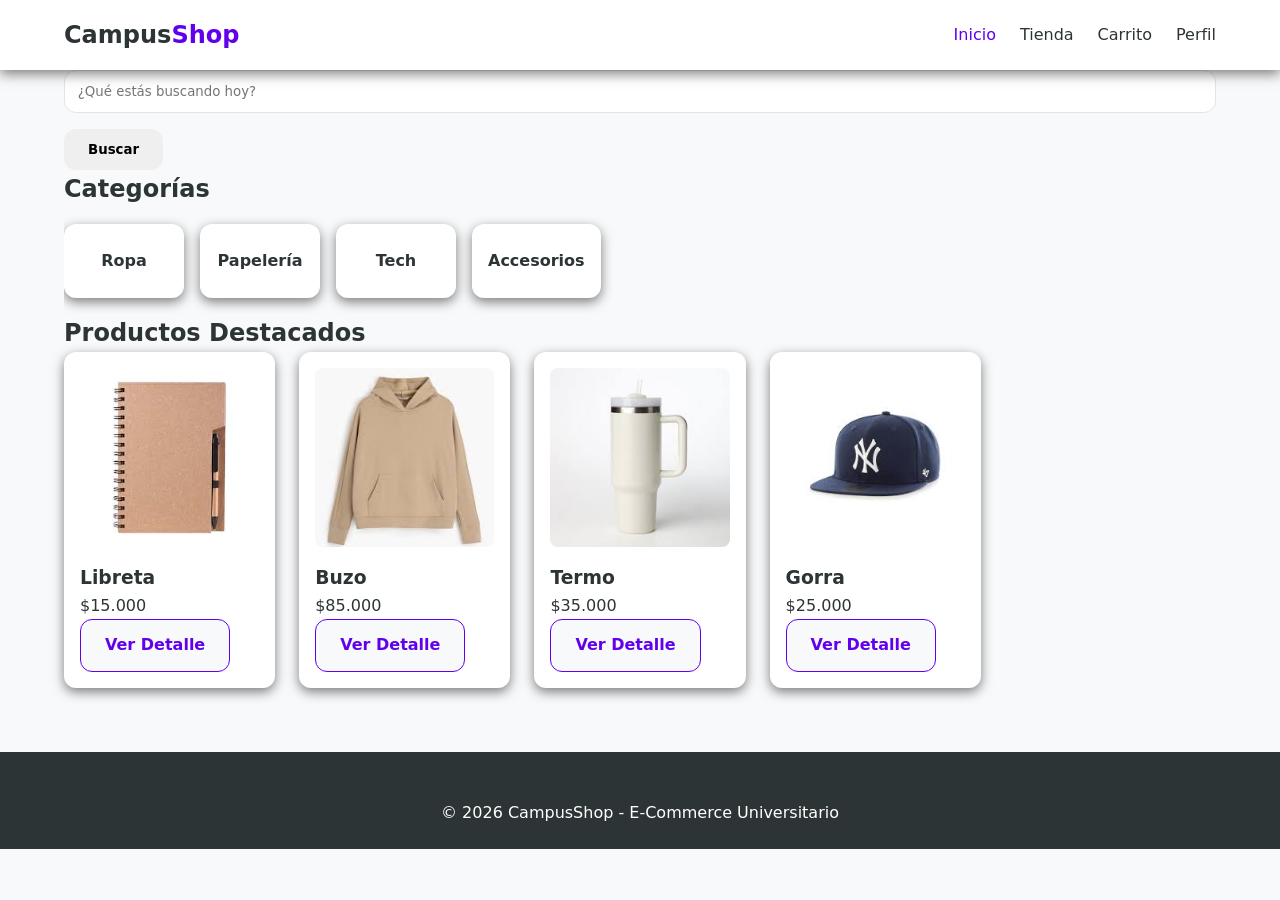
<file: index.html>
<!DOCTYPE html>
<html lang="es">
<head>
    <meta charset="UTF-8">
    <meta name="viewport" content="width=device-width, initial-scale=1.0">
    <title>CampusShop | Home</title>
    <link rel="stylesheet" href="css/base.css">
    <link rel="stylesheet" href="css/layout.css">
    <link rel="stylesheet" href="css/components.css">
    <link rel="stylesheet" href="css/responsive.css">
</head>
<body>

    <header class="main-header">
        <nav class="container">
            <div class="logo">
                <a href="index.html">Campus<span>Shop</span></a>
            </div>
            <ul class="nav-menu">
                <li><a href="index.html" class="active">Inicio</a></li>
                <li><a href="catalogo.html">Tienda</a></li>
                <li><a href="carrito.html">Carrito</a></li>
                <li><a href="perfil.html">Perfil</a></li>
            </ul>
        </nav>
    </header>

    <main class="container">
        <section class="search-container">
            <form action="#" class="search-form">
                <input type="text" placeholder="¿Qué estás buscando hoy?" aria-label="Buscar productos">
                <button type="submit" class="btn-search">Buscar</button>
            </form> 
        </section>

        <section class="categories">
            <h2 class="section-title">Categorías</h2>
            <div class="category-grid">
                <a href="catalogo.html" class="category-item">
                    <span>Ropa</span>
                </a>
                <a href="catalogo.html" class="category-item">
                    <span>Papelería</span>
                </a>
                <a href="catalogo.html" class="category-item">
                    <span>Tech</span>
                </a>
                <a href="catalogo.html" class="category-item">
                    <span>Accesorios</span>
                </a>
            </div>
        </section>

        <section class="featured">
            <h2 class="section-title">Productos Destacados</h2>
            <div class="product-grid">
                <article class="product-card">
                    <div class="card-image"><img src="img/Libreta_Camper.jpg" alt="Producto"></div>
                    <div class="card-content">
                        <h3>Libreta</h3>
                        <p class="price">$15.000</p>
                        <a href="producto.html#libreta" class="btn-secondary">Ver Detalle</a>
                    </div>
                </article>
                <article class="product-card">
                    <div class="card-image"><img src="img/Buzo.jpg" alt="Producto"></div>
                    <div class="card-content">
                        <h3>Buzo</h3>
                        <p class="price">$85.000</p>
                        <a href="producto.html#buzo" class="btn-secondary">Ver Detalle</a>
                    </div>
                </article>
                <article class="product-card">
                    <div class="card-image"><img src="img/Termo.jpg" alt="Producto"></div>
                    <div class="card-content">
                        <h3>Termo</h3>
                        <p class="price">$35.000</p>
                        <a href="producto.html#termo" class="btn-secondary">Ver Detalle</a>
                    </div>
                </article>
                <article class="product-card">
                    <div class="card-image"><img src="img/Gorra.jpg" alt="Producto"></div>
                    <div class="card-content">
                        <h3>Gorra</h3>
                        <p class="price">$25.000</p>
                        <a href="producto.html#gorra" class="btn-secondary">Ver Detalle</a>
                    </div>
                </article>
            </div>
        </section>
    </main>

    <footer class="main-footer">
        <div class="container">
            <p>&copy; 2026 CampusShop - E-Commerce Universitario</p>
        </div>
    </footer>
</body>
</html>
</file>
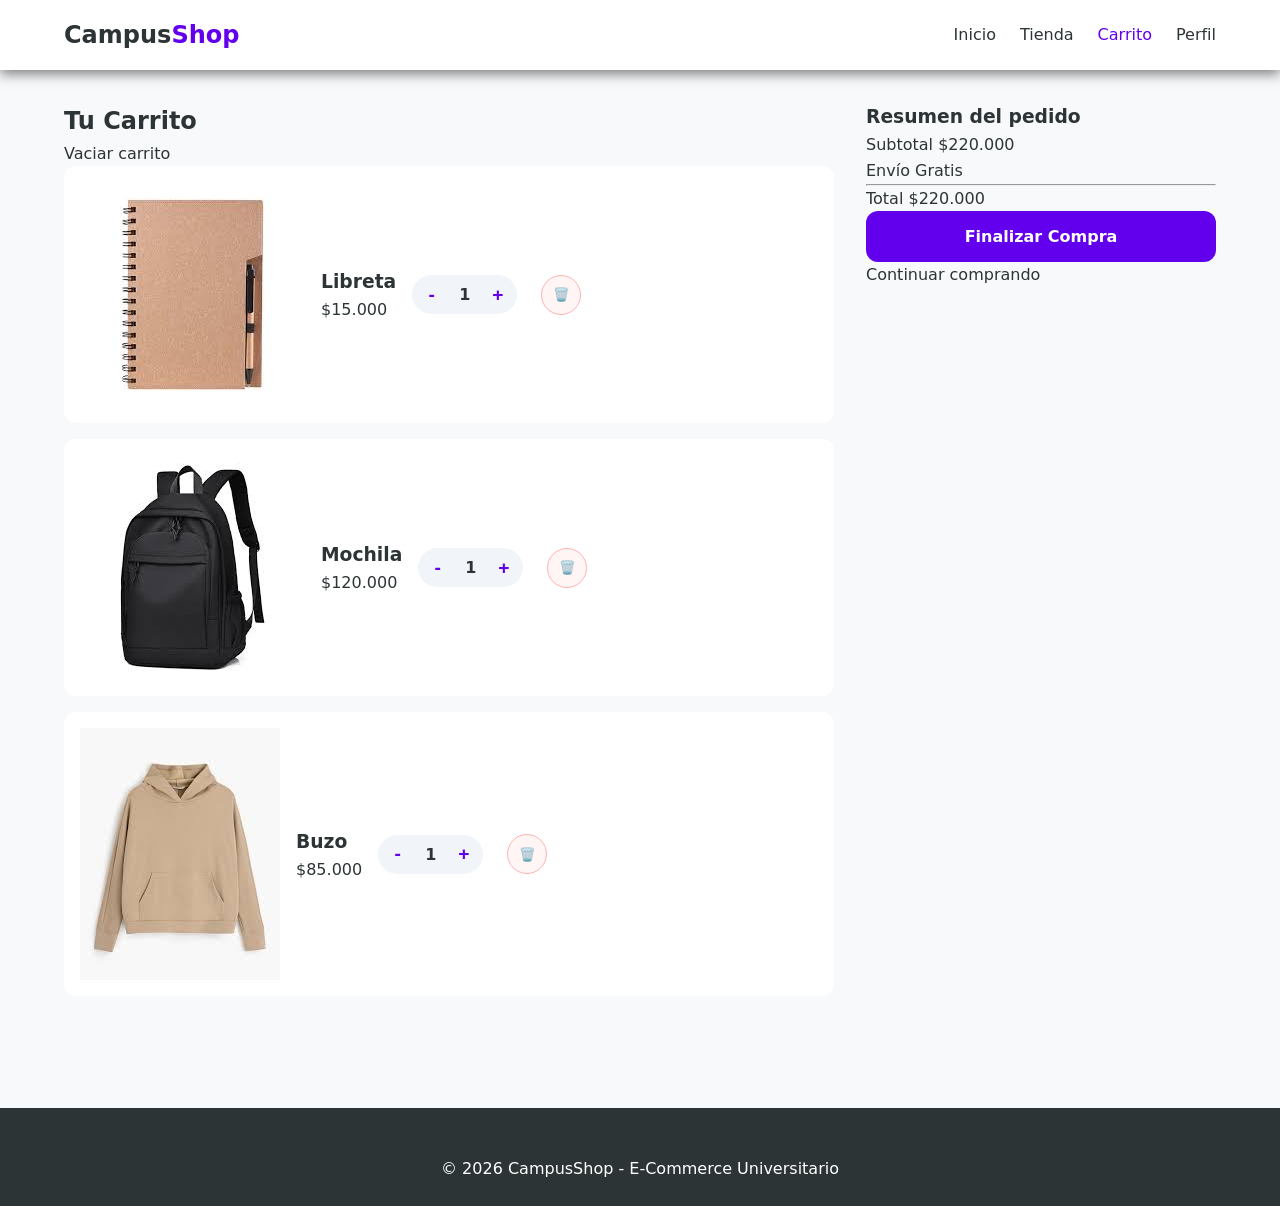
<file: carrito.html>
<!DOCTYPE html>
<html lang="es">
<head>
    <meta charset="UTF-8">
    <meta name="viewport" content="width=device-width, initial-scale=1.0">
    <title>CampusShop | Carrito</title>
    <link rel="stylesheet" href="css/base.css">
    <link rel="stylesheet" href="css/layout.css">
    <link rel="stylesheet" href="css/components.css">
    <link rel="stylesheet" href="css/responsive.css">
</head>
<body>

    <header class="main-header">
        <nav class="container">
            <div class="logo">
                <a href="index.html">Campus<span>Shop</span></a>
            </div>
            <ul class="nav-menu">
                <li><a href="index.html">Inicio</a></li>
                <li><a href="catalogo.html">Tienda</a></li>
                <li><a href="carrito.html" class="active">Carrito</a></li>
                <li><a href="perfil.html">Perfil</a></li>
            </ul>
        </nav>
    </header>

    <main class="container cart-view">
        <section class="cart-items-list">
            <div class="cart-header">
                <h2>Tu Carrito</h2>
                <a href="vacio.html" class="btn-clear-cart">Vaciar carrito</a>
            </div>

            <article class="cart-item">
                <div class="item-img">
                    <img src="img/Libreta_Camper.jpg" alt="Libreta Campus">
                </div>
                <div class="item-info">
                    <h3>Libreta</h3>
                    <p class="item-price">$15.000</p>
                </div>
                <div class="item-controls">
                <div class="quantity-controls">
                    <button class="btn-qty">-</button>
                    <span class="qty-number">1</span>
                    <button class="btn-qty">+</button>
                </div>
                <button class="btn-remove-trash" title="Eliminar producto">
                    <span class="trash-icon">🗑️</span>
                </button>
                </div>
            </article>

            <article class="cart-item">
                <div class="item-img">
                    <img src="img/Mochila.jpg" alt="Casco Camper">
                </div>
                <div class="item-info">
                    <h3>Mochila</h3>
                    <p class="item-price">$120.000</p>
                </div>
                <div class="item-controls">
                <div class="quantity-controls">
                    <button class="btn-qty">-</button>
                    <span class="qty-number">1</span>
                    <button class="btn-qty">+</button>
                </div>
                <button class="btn-remove-trash" title="Eliminar producto">
                    <span class="trash-icon">🗑️</span>
                </button>
                </div>
            </article>

            <article class="cart-item">
                <div class="item-img">
                    <img src="img/Buzo.jpg" alt="Camisa Camper">
                </div>
                <div class="item-info">
                    <h3>Buzo</h3>
                    <p class="item-price">$85.000</p>
                </div>
                <div class="item-controls">
                <div class="quantity-controls">
                    <button class="btn-qty">-</button>
                    <span class="qty-number">1</span>
                    <button class="btn-qty">+</button>
                </div>
                <button class="btn-remove-trash" title="Eliminar producto">
                    <span class="trash-icon">🗑️</span>
                </button>
                </div>
            </article>
            </section>

        <aside class="cart-summary">
            <h3>Resumen del pedido</h3>
            <div class="summary-details">
                <div class="summary-row">
                    <span>Subtotal</span>
                    <span>$220.000</span>
                </div>
                <div class="summary-row">
                    <span>Envío</span>
                    <span class="free">Gratis</span>
                </div>
                <hr>
                <div class="summary-row total">
                    <span>Total</span>
                    <span>$220.000</span>
                </div>
            </div>
            <a href="checkout.html" class="btn-primary">Finalizar Compra</a>
            <a href="catalogo.html" class="btn-continue">Continuar comprando</a>
        </aside>
    </main>

    <footer class="main-footer">
        <div class="container">
            <p>&copy; 2026 CampusShop - E-Commerce Universitario</p>
        </div>
    </footer>

</body>
</html>
</file>
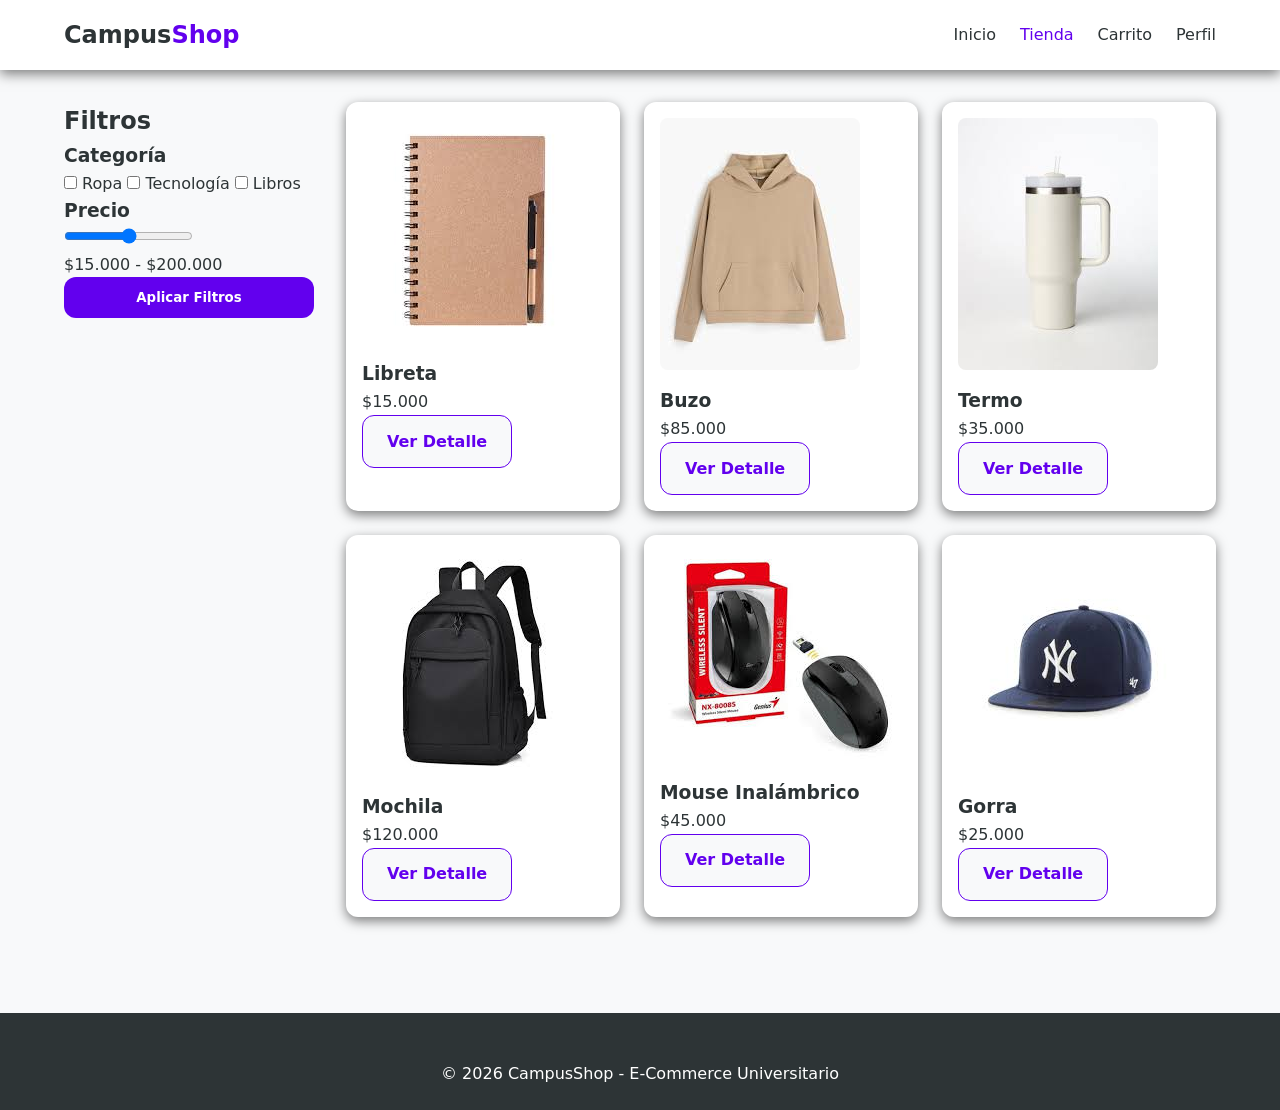
<file: catalogo.html>
<!DOCTYPE html>
<html lang="es">
<head>
    <meta charset="UTF-8">
    <meta name="viewport" content="width=device-width, initial-scale=1.0">
    <title>CampusShop | Catálogo</title>
    <link rel="stylesheet" href="css/base.css">
    <link rel="stylesheet" href="css/layout.css">
    <link rel="stylesheet" href="css/components.css">
    <link rel="stylesheet" href="css/responsive.css">
</head>
<body>
    <header class="main-header">
        <nav class="container">
            <div class="logo"><a href="index.html">Campus<span>Shop</span></a></div>
            <ul class="nav-menu">
                <li><a href="index.html">Inicio</a></li>
                <li><a href="catalogo.html" class="active">Tienda</a></li>
                <li><a href="carrito.html">Carrito</a></li>
                <li><a href="perfil.html">Perfil</a></li>
            </ul>
        </nav>
    </header>

    <main class="container catalog-layout">
        <aside class="filters-sidebar">
            <h2>Filtros</h2>
            <div class="filter-group">
                <h3>Categoría</h3>
                <label><input type="checkbox"> Ropa</label>
                <label><input type="checkbox"> Tecnología</label>
                <label><input type="checkbox"> Libros</label>
            </div>
            <div class="filter-group">
                <h3>Precio</h3>
                <input type="range" min="0" max="200000" step="10000">
                <div class="price-labels">
                    <span>$15.000 -</span>
                    <span>$200.000</span>
                </div>
            </div>
            <button class="btn-primary">Aplicar Filtros</button>
        </aside>

        <section class="products-feed">
            <div class="product-grid">
                <article class="product-card">
                    <div class="card-image"><img src="img/Libreta_Camper.jpg" alt="Producto"></div>
                    <div class="card-content">
                        <h3>Libreta</h3>
                        <p class="price">$15.000</p>
                        <a href="producto.html#libreta" class="btn-secondary">Ver Detalle</a>
                    </div>
                </article>
                <article class="product-card">
                    <div class="card-image"><img src="img/Buzo.jpg" alt="Producto"></div>
                    <div class="card-content">
                        <h3>Buzo</h3>
                        <p class="price">$85.000</p>
                        <a href="producto.html#buzo" class="btn-secondary">Ver Detalle</a>
                    </div>
                </article>
                <article class="product-card">
                    <div class="card-image"><img src="img/Termo.jpg" alt="Producto"></div>
                    <div class="card-content">
                        <h3>Termo</h3>
                        <p class="price">$35.000</p>
                        <a href="producto.html#termo" class="btn-secondary">Ver Detalle</a>
                    </div>
                </article>
                <article class="product-card">
                    <div class="card-image"><img src="img/Mochila.jpg" alt="Producto"></div>
                    <div class="card-content">
                        <h3>Mochila</h3>  
                        <p class="price">$120.000</p>
                        <a href="producto.html#mochila" class="btn-secondary">Ver Detalle</a>
                    </div>
                </article>
                <article class="product-card">
                    <div class="card-image"><img src="img/Mouse.jpg " alt="Producto"></div>
                    <div class="card-content">
                        <h3>Mouse Inalámbrico</h3>
                        <p class="price">$45.000</p>
                        <a href="producto.html#mouse" class="btn-secondary">Ver Detalle</a>
                    </div>
                </article>
                <article class="product-card">
                    <div class="card-image"><img src="img/Gorra.jpg" alt="Producto"></div>
                    <div class="card-content">
                        <h3>Gorra</h3>
                        <p class="price">$25.000</p>
                        <a href="producto.html#gorra" class="btn-secondary">Ver Detalle</a>
                    </div>
                </article>
            </div>
        </section>
    </main>

    <footer class="main-footer">
        <div class="container"><p>&copy; 2026 CampusShop - E-Commerce Universitario</p></div>
    </footer>
</body>
</html>
</file>
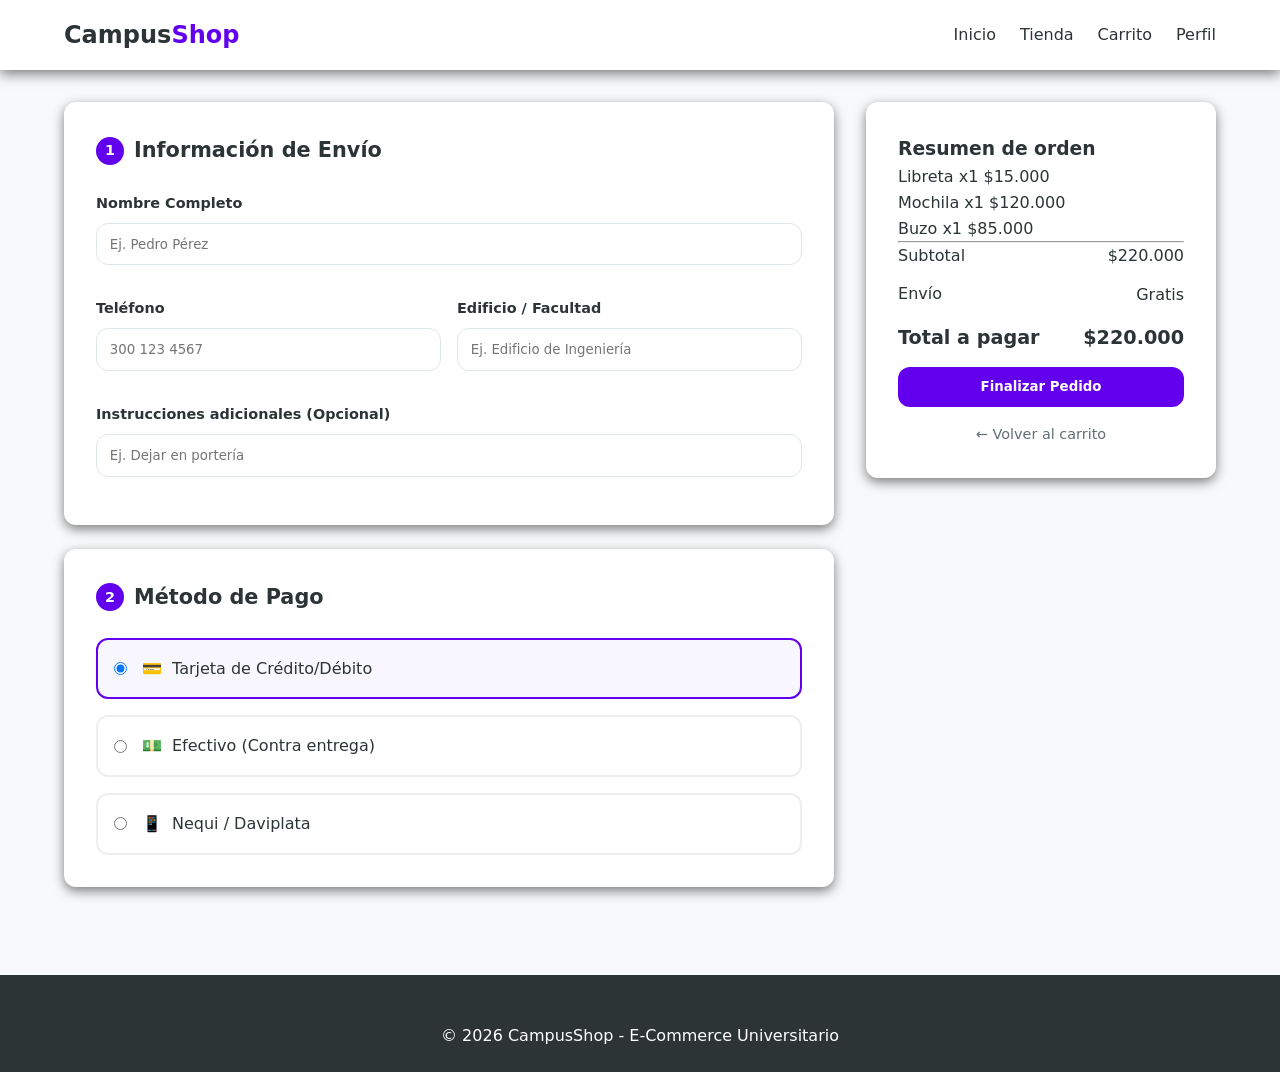
<file: checkout.html>
<!DOCTYPE html>
<html lang="es">
<head>
    <meta charset="UTF-8">
    <meta name="viewport" content="width=device-width, initial-scale=1.0">
    <title>CampusShop | Checkout</title>
    <link rel="stylesheet" href="css/base.css">
    <link rel="stylesheet" href="css/layout.css">
    <link rel="stylesheet" href="css/components.css">
    <link rel="stylesheet" href="css/responsive.css">
</head>
<body>
    <header class="main-header">
        <nav class="container">
            <div class="logo"><a href="index.html">Campus<span>Shop</span></a></div>
            <ul class="nav-menu">
                <li><a href="index.html">Inicio</a></li>
                <li><a href="catalogo.html">Tienda</a></li>
                <li><a href="carrito.html">Carrito</a></li>
                <li><a href="perfil.html">Perfil</a></li>
            </ul>
        </nav>
    </header>

    <main class="container checkout-layout">
        <section class="checkout-forms">
            <div class="checkout-card">
                <h2><span class="step-number">1</span> Información de Envío</h2>
                <div class="form-grid">
                    <div class="form-group full-width">
                        <label>Nombre Completo</label>
                        <input type="text" placeholder="Ej. Pedro Pérez" required>
                    </div>
                    <div class="form-group">
                        <label>Teléfono</label>
                        <input type="tel" placeholder="300 123 4567" required>
                    </div>
                    <div class="form-group">
                        <label>Edificio / Facultad</label>
                        <input type="text" placeholder="Ej. Edificio de Ingeniería" required>
                    </div>
                    <div class="form-group full-width">
                        <label>Instrucciones adicionales (Opcional)</label>
                        <input type="text" placeholder="Ej. Dejar en portería">
                    </div>
                </div>
            </div>

            <div class="checkout-card">
                <h2><span class="step-number">2</span> Método de Pago</h2>
                <div class="payment-selection">
                    <label class="payment-option">
                        <input type="radio" name="payment" checked>
                        <div class="option-content">
                            <span class="icon">💳</span>
                            <span>Tarjeta de Crédito/Débito</span>
                        </div>
                    </label>
                    <label class="payment-option">
                        <input type="radio" name="payment">
                        <div class="option-content">
                            <span class="icon">💵</span>
                            <span>Efectivo (Contra entrega)</span>
                        </div>
                    </label>
                    <label class="payment-option">
                        <input type="radio" name="payment">
                        <div class="option-content">
                            <span class="icon">📱</span>
                            <span>Nequi / Daviplata</span>
                        </div>
                    </label>
                </div>
            </div>
        </section>

        <aside class="checkout-summary">
            <div class="checkout-card">
                <h3>Resumen de orden</h3>
                <div class="summary-mini-list">
                    <div class="mini-item">
                        <span>Libreta x1</span>
                        <span>$15.000</span>
                    </div>
                    <div class="mini-item">
                        <span>Mochila x1</span>
                        <span>$120.000</span>
                    </div>
                    <div class="mini-item">
                        <span>Buzo x1</span>
                        <span>$85.000</span>
                    </div>
                </div>
                <hr>
                <div class="summary-total-lines">
                    <div class="line">
                        <span>Subtotal</span>
                        <span>$220.000</span>
                    </div>
                    <div class="line">
                        <span>Envío</span>
                        <span class="free">Gratis</span>
                    </div>
                    <div class="line grand-total">
                        <span>Total a pagar</span>
                        <span>$220.000</span>
                    </div>
                </div>
                <button type="submit" class="btn-primary">Finalizar Pedido</button>
                <a href="carrito.html" class="btn-back-link">← Volver al carrito</a>
            </div>
        </aside>
    </main>

    <footer class="main-footer">
        <div class="container">
            <p>&copy; 2026 CampusShop - E-Commerce Universitario</p>
        </div>
    </footer>
</body>
</html>
</file>
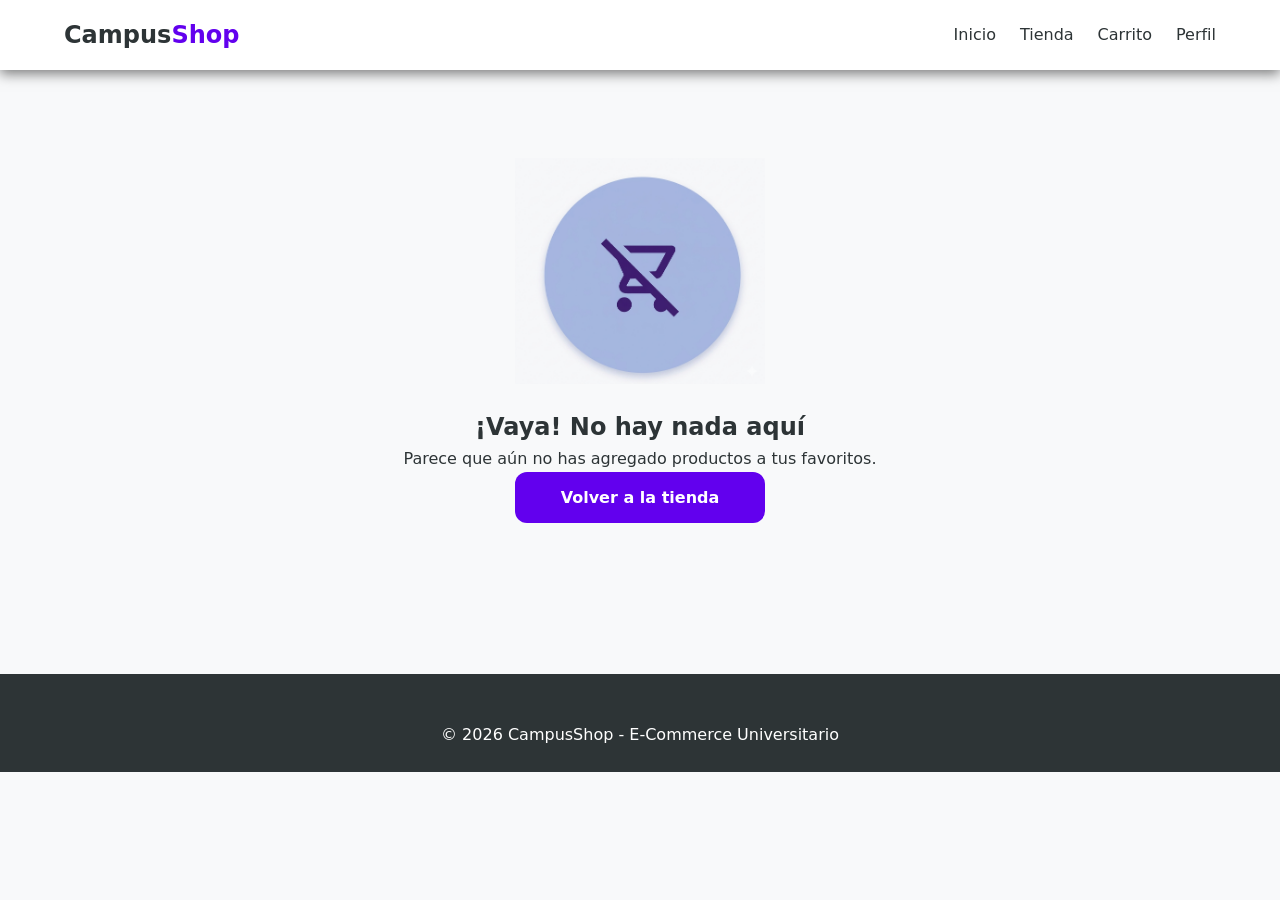
<file: favoritos-vacio.html>
<!DOCTYPE html>
<html lang="es">
<head>
    <meta charset="UTF-8">
    <meta name="viewport" content="width=device-width, initial-scale=1.0">
    <title>CampusShop - Carrito Vacío</title>
    <link rel="stylesheet" href="css/base.css">
    <link rel="stylesheet" href="css/layout.css">
    <link rel="stylesheet" href="css/components.css">
    <link rel="stylesheet" href="css/responsive.css">
</head>
<body>
    <header class="main-header">
        <nav class="container">
            <div class="logo"><a href="index.html">Campus<span>Shop</span></a></div>
            <ul class="nav-menu">
                <li><a href="index.html">Inicio</a></li>
                <li><a href="catalogo.html">Tienda</a></li>
                <li><a href="carrito.html">Carrito</a></li>
                <li><a href="perfil.html">Perfil</a></li>
            </ul>
        </nav>
    </header>

    <main class="container empty-state">
        <div class="bin-avatar-container">
        <img src="img/Bin.png" alt="Carrito Vacío">
        </div>
        
        <h2>¡Vaya! No hay nada aquí</h2>
        <p>Parece que aún no has agregado productos a tus favoritos.</p>
        
        <a href="catalogo.html" class="btn-primary" style="max-width: 250px;">Volver a la tienda</a>
    </main>

    <footer class="main-footer">
        <div class="container">
            <p>&copy; 2026 CampusShop - E-Commerce Universitario</p>
        </div>
    </footer>
</body>
</html>
</file>
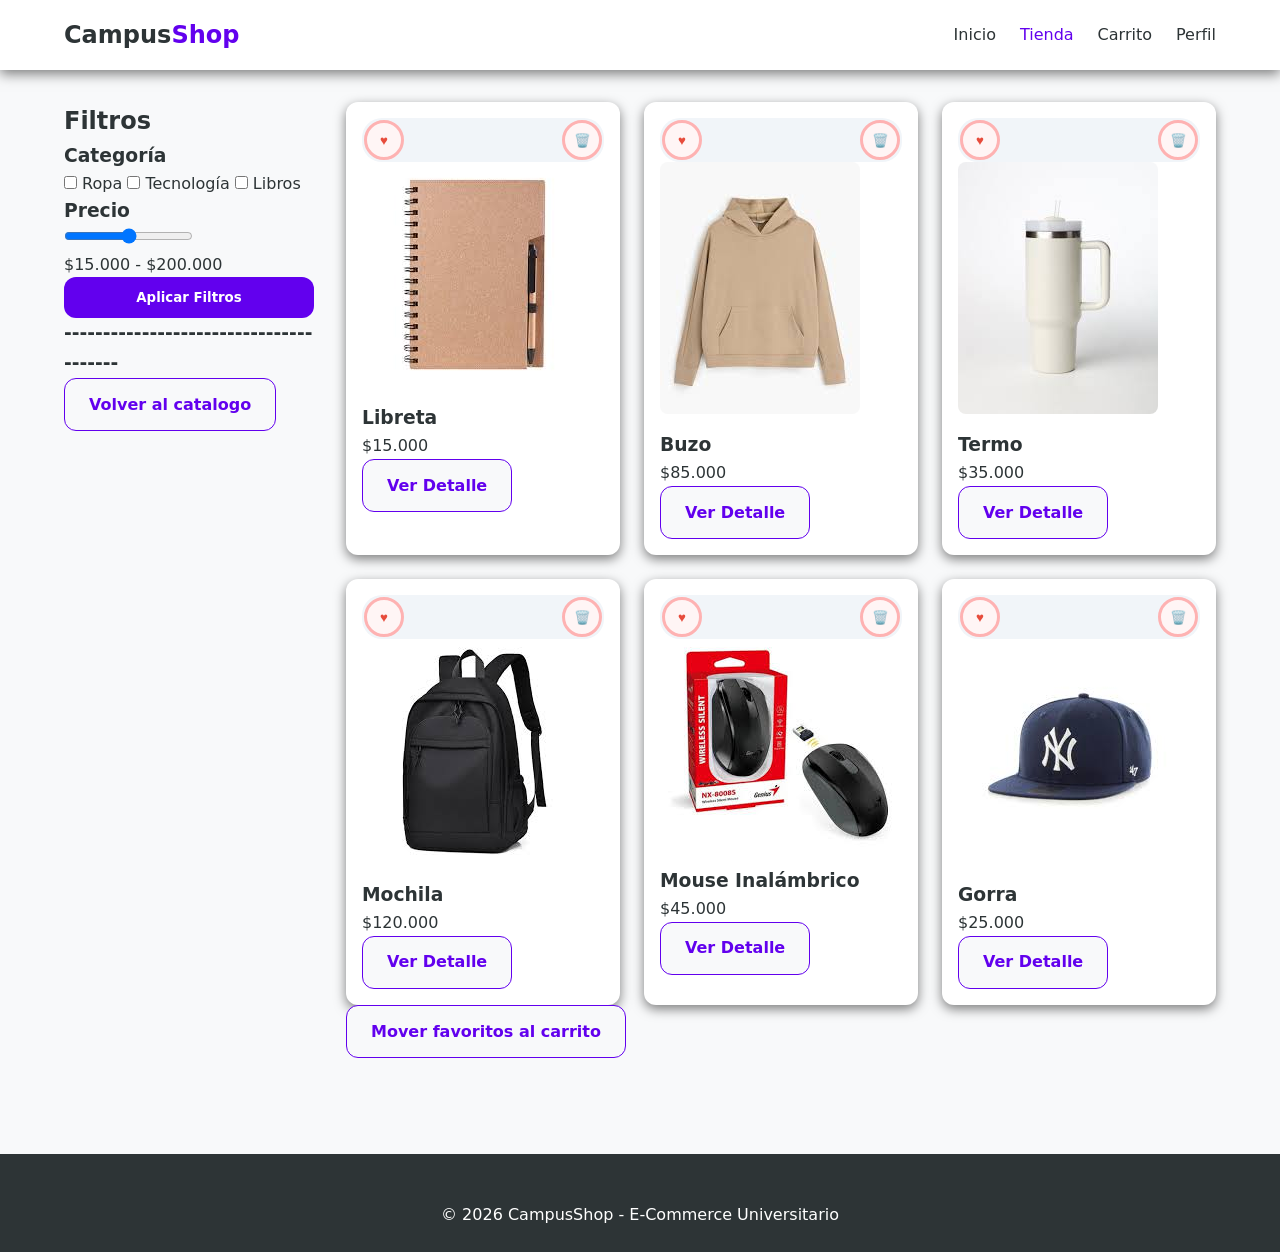
<file: favoritos.html>
<!DOCTYPE html>
<html lang="es">
<head>
    <meta charset="UTF-8">
    <meta name="viewport" content="width=device-width, initial-scale=1.0">
    <title>CampusShop | Catálogo</title>
    <link rel="stylesheet" href="css/base.css">
    <link rel="stylesheet" href="css/layout.css">
    <link rel="stylesheet" href="css/components.css">
    <link rel="stylesheet" href="css/responsive.css">
</head>
<body>
    <header class="main-header">
        <nav class="container">
            <div class="logo"><a href="index.html">Campus<span>Shop</span></a></div>
            <ul class="nav-menu">
                <li><a href="index.html">Inicio</a></li>
                <li><a href="catalogo.html" class="active">Tienda</a></li>
                <li><a href="carrito.html">Carrito</a></li>
                <li><a href="perfil.html">Perfil</a></li>
            </ul>
        </nav>
    </header>

    <main class="container catalog-layout">
        <aside class="filters-sidebar">
            <h2>Filtros</h2>
            <div class="filter-group">
                <h3>Categoría</h3>
                <label><input type="checkbox"> Ropa</label>
                <label><input type="checkbox"> Tecnología</label>
                <label><input type="checkbox"> Libros</label>
            </div>
            <div class="filter-group">
                <h3>Precio</h3>
                <input type="range" min="0" max="200000" step="10000">
                <div class="price-labels">
                    <span>$15.000 -</span>
                    <span>$200.000</span>
                </div>
            </div>
            <button class="btn-primary">Aplicar Filtros</button>
            <div class="card-content">
                <h3>---------------------------------------</h3>
                <a href="catalogo.html" class="btn-secondary">Volver al catalogo</a>
            </div>
        </aside>

        <section class="products-feed">
            <div class="product-grid">
                
                <article class="product-card">
                    <div class="quantity-controls">
                    <button class="btn-fav" title="Añadir a favoritos">
                        <span class="trash-icon">♥</span>
                    </button>
                    <button class="btn-elim" title="Eliminar de favoritos">
                        <span class="trash-icon">🗑️</span>
                    </button>
                    </div>
                    <div class="card-image"><img src="img/Libreta_Camper.jpg" alt="Producto"></div>
                    <div class="card-content">
                        
                        <h3>Libreta</h3>
                        <p class="price">$15.000</p>
                        <a href="producto.html#libreta" class="btn-secondary">Ver Detalle</a>
                        
                    </div>
                </article>
                <article class="product-card">
                    <div class="quantity-controls">
                        <button class="btn-fav" title="Añadir a favoritos">
                            <span class="trash-icon">♥</span>
                        </button>
                        <button class="btn-elim" title="Eliminar de favoritos">
                            <span class="trash-icon">🗑️</span>
                        </button>
                        </div>
                    <div class="card-image"><img src="img/Buzo.jpg" alt="Producto"></div>
                    <div class="card-content">
                        <h3>Buzo</h3>
                        <p class="price">$85.000</p>
                        <a href="producto.html#buzo" class="btn-secondary">Ver Detalle</a>
                    </div>
                </article>
                <article class="product-card">
                    <div class="quantity-controls">
                        <button class="btn-fav" title="Añadir a favoritos">
                            <span class="trash-icon">♥</span>
                        </button>
                        <button class="btn-elim" title="Eliminar de favoritos">
                            <span class="trash-icon">🗑️</span>
                        </button>
                        </div>
                    <div class="card-image"><img src="img/Termo.jpg" alt="Producto"></div>
                    <div class="card-content">
                        <h3>Termo</h3>
                        <p class="price">$35.000</p>
                        <a href="producto.html#termo" class="btn-secondary">Ver Detalle</a>
                    </div>
                </article>
                <article class="product-card">
                    <div class="quantity-controls">
                        <button class="btn-fav" title="Añadir a favoritos">
                            <span class="trash-icon">♥</span>
                        </button>
                        <button class="btn-elim" title="Eliminar de favoritos">
                            <span class="trash-icon">🗑️</span>
                        </button>
                        </div>
                    <div class="card-image"><img src="img/Mochila.jpg" alt="Producto"></div>
                    <div class="card-content">
                        <h3>Mochila</h3>  
                        <p class="price">$120.000</p>
                        <a href="producto.html#mochila" class="btn-secondary">Ver Detalle</a>
                    </div>
                </article>
                <article class="product-card">
                    <div class="quantity-controls">
                        <button class="btn-fav" title="Añadir a favoritos">
                            <span class="trash-icon">♥</span>
                        </button>
                        <button class="btn-elim" title="Eliminar de favoritos">
                            <span class="trash-icon">🗑️</span>
                        </button>
                        </div>
                    <div class="card-image"><img src="img/Mouse.jpg " alt="Producto"></div>
                    <div class="card-content">
                        <h3>Mouse Inalámbrico</h3>
                        <p class="price">$45.000</p>
                        <a href="producto.html#mouse" class="btn-secondary">Ver Detalle</a>
                    </div>
                </article>
                <article class="product-card">
                    <div class="quantity-controls">
                        <button class="btn-fav" title="Añadir a favoritos">
                            <span class="trash-icon">♥</span>
                        </button>
                        <button class="btn-elim" title="Eliminar de favoritos">
                            <span class="trash-icon">🗑️</span>
                        </button>
                        </div>
                    <div class="card-image"><img src="img/Gorra.jpg" alt="Producto"></div>
                    <div class="card-content">
                        <h3>Gorra</h3>
                        <p class="price">$25.000</p>
                        <a href="producto.html#gorra" class="btn-secondary">Ver Detalle</a>
                    </div>
                </article>
            </div>
            <div class="card-content">
                <a href="carrito.html" class="btn-secondary">Mover favoritos al carrito</a>
            </div>
        </section>
    </main>

    <footer class="main-footer">
        <div class="container"><p>&copy; 2026 CampusShop - E-Commerce Universitario</p></div>
    </footer>
</body>
</html>
</file>
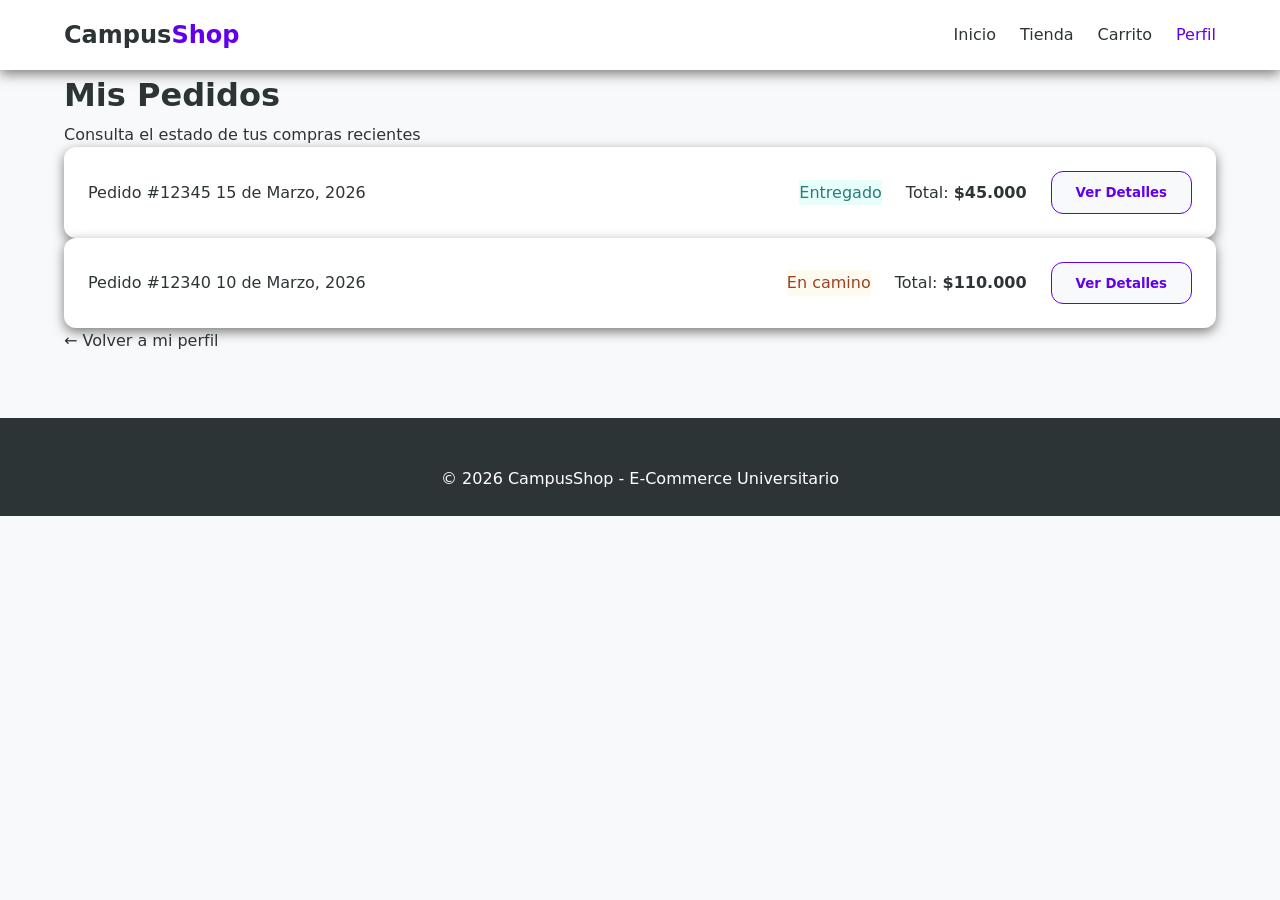
<file: historial.html>
<!DOCTYPE html>
<html lang="es">
<head>
    <meta charset="UTF-8">
    <meta name="viewport" content="width=device-width, initial-scale=1.0">
    <title>CampusShop | Historial</title>
    <link rel="stylesheet" href="css/base.css">
    <link rel="stylesheet" href="css/layout.css">
    <link rel="stylesheet" href="css/components.css">
    <link rel="stylesheet" href="css/responsive.css">
</head>
<body>
    <header class="main-header">
        <nav class="container">
            <div class="logo"><a href="index.html">Campus<span>Shop</span></a></div>
            <ul class="nav-menu">
                <li><a href="index.html">Inicio</a></li>
                <li><a href="catalogo.html">Tienda</a></li>
                <li><a href="carrito.html">Carrito</a></li>
                <li><a href="perfil.html" class="active">Perfil</a></li>
            </ul>
        </nav>
    </header>

    <main class="container history-view">
        <header class="history-header">
            <h1>Mis Pedidos</h1>
            <p>Consulta el estado de tus compras recientes</p>
        </header>

        <section class="orders-list">
            <article class="order-card">
                <div class="order-info">
                    <span class="order-number">Pedido #12345</span>
                    <span class="order-date">15 de Marzo, 2026</span>
                </div>
                <div class="order-status status-delivered">Entregado</div>
                <div class="order-total">
                    <span>Total:</span>
                    <strong>$45.000</strong>
                </div>
                <button class="btn-secondary">Ver Detalles</button>
            </article>

            <article class="order-card">
                <div class="order-info">
                    <span class="order-number">Pedido #12340</span>
                    <span class="order-date">10 de Marzo, 2026</span>
                </div>
                <div class="order-status status-pending">En camino</div>
                <div class="order-total">
                    <span>Total:</span>
                    <strong>$110.000</strong>
                </div>
                <button class="btn-secondary">Ver Detalles</button>
            </article>
        </section>

        <div class="history-actions">
            <a href="perfil.html" class="btn-link">← Volver a mi perfil</a>
        </div>
    </main>

    <footer class="main-footer">
        <div class="container">
            <p>&copy; 2026 CampusShop - E-Commerce Universitario</p>
        </div>
    </footer>
</body>
</html>
</file>
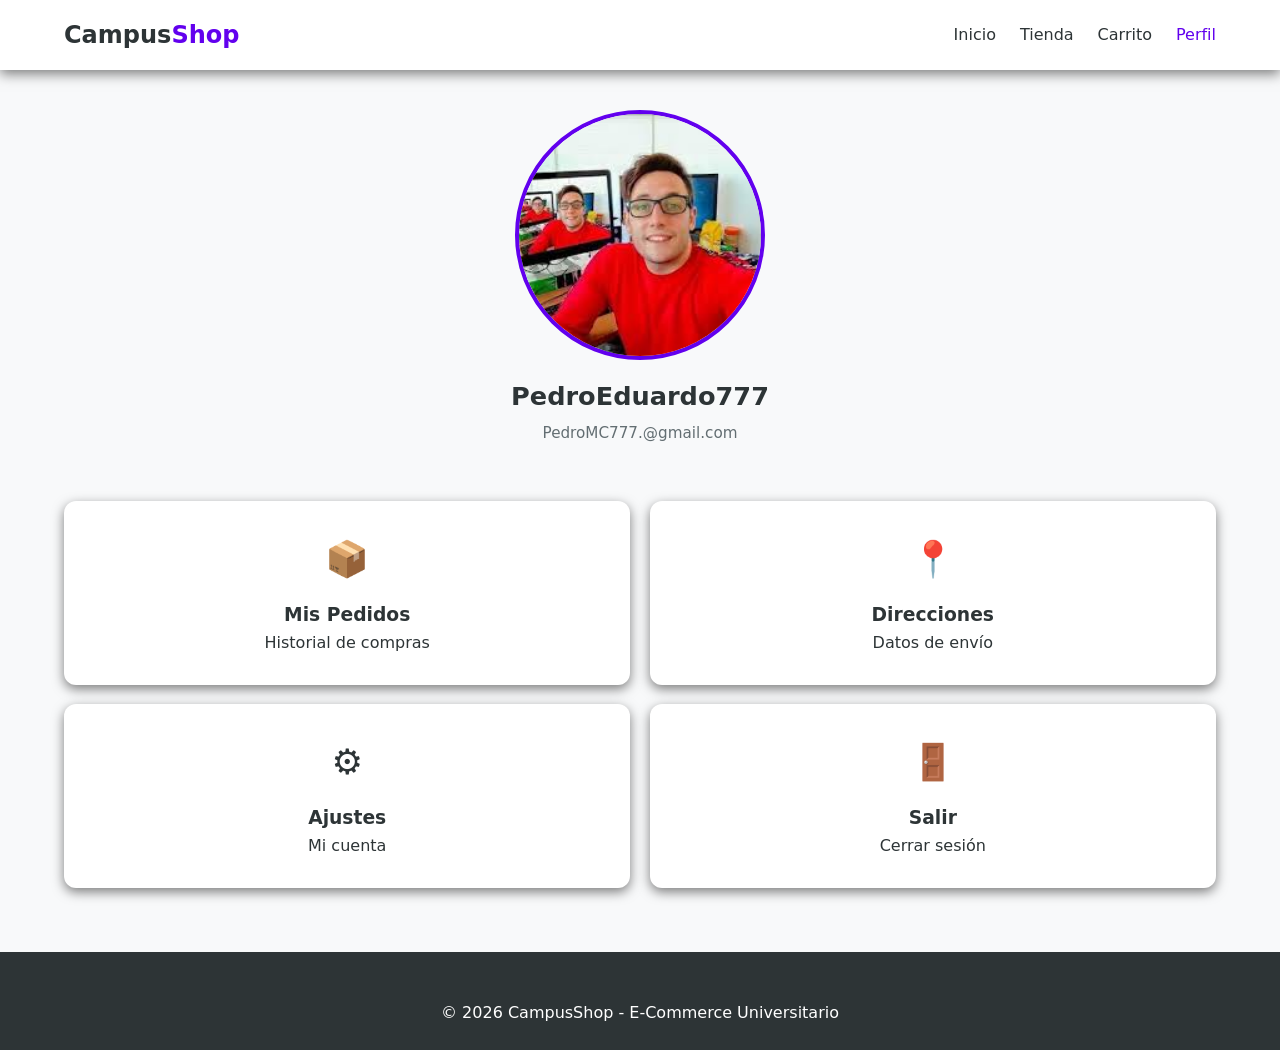
<file: perfil.html>
<!DOCTYPE html>
<html lang="es">
<head>
    <meta charset="UTF-8">
    <meta name="viewport" content="width=device-width, initial-scale=1.0">
    <title>CampusShop | Perfil</title>
    <link rel="stylesheet" href="css/base.css">
    <link rel="stylesheet" href="css/layout.css">
    <link rel="stylesheet" href="css/components.css">
    <link rel="stylesheet" href="css/responsive.css">
</head>
<body>

    <header class="main-header">
        <nav class="container">
            <div class="logo"><a href="index.html">Campus<span>Shop</span></a></div>
            <ul class="nav-menu">
                <li><a href="index.html">Inicio</a></li>
                <li><a href="catalogo.html">Tienda</a></li>
                <li><a href="carrito.html">Carrito</a></li>
                <li><a href="perfil.html" class="active">Perfil</a></li>
            </ul>
        </nav>
    </header>

    <main class="container">
        <section class="profile-header-box">
            <div class="profile-avatar-container">
                <img src="img/Usuario.jpg" alt="Usuario">
            </div>
            <h1 class="profile-name-text">PedroEduardo777</h1>
            <p class="profile-email-text">PedroMC777.@gmail.com</p>
        </section>

        <section class="profile-actions-grid">
            <a href="historial.html" class="profile-action-card">
                <span class="action-icon">📦</span>
                <h3>Mis Pedidos</h3>
                <p>Historial de compras</p>
            </a>

            <a href="#" class="profile-action-card">
                <span class="action-icon">📍</span>
                <h3>Direcciones</h3>
                <p>Datos de envío</p>
            </a>

            <a href="#" class="profile-action-card">
                <span class="action-icon">⚙️</span>
                <h3>Ajustes</h3>
                <p>Mi cuenta</p>
            </a>

            <a href="vacio.html" class="profile-action-card action-logout">
                <span class="action-icon">🚪</span>
                <h3>Salir</h3>
                <p>Cerrar sesión</p>
            </a>
        </section>
    </main>

    <footer class="main-footer">
        <div class="container">
            <p>&copy; 2026 CampusShop - E-Commerce Universitario</p>
        </div>
    </footer>
</body>
</html>
</file>
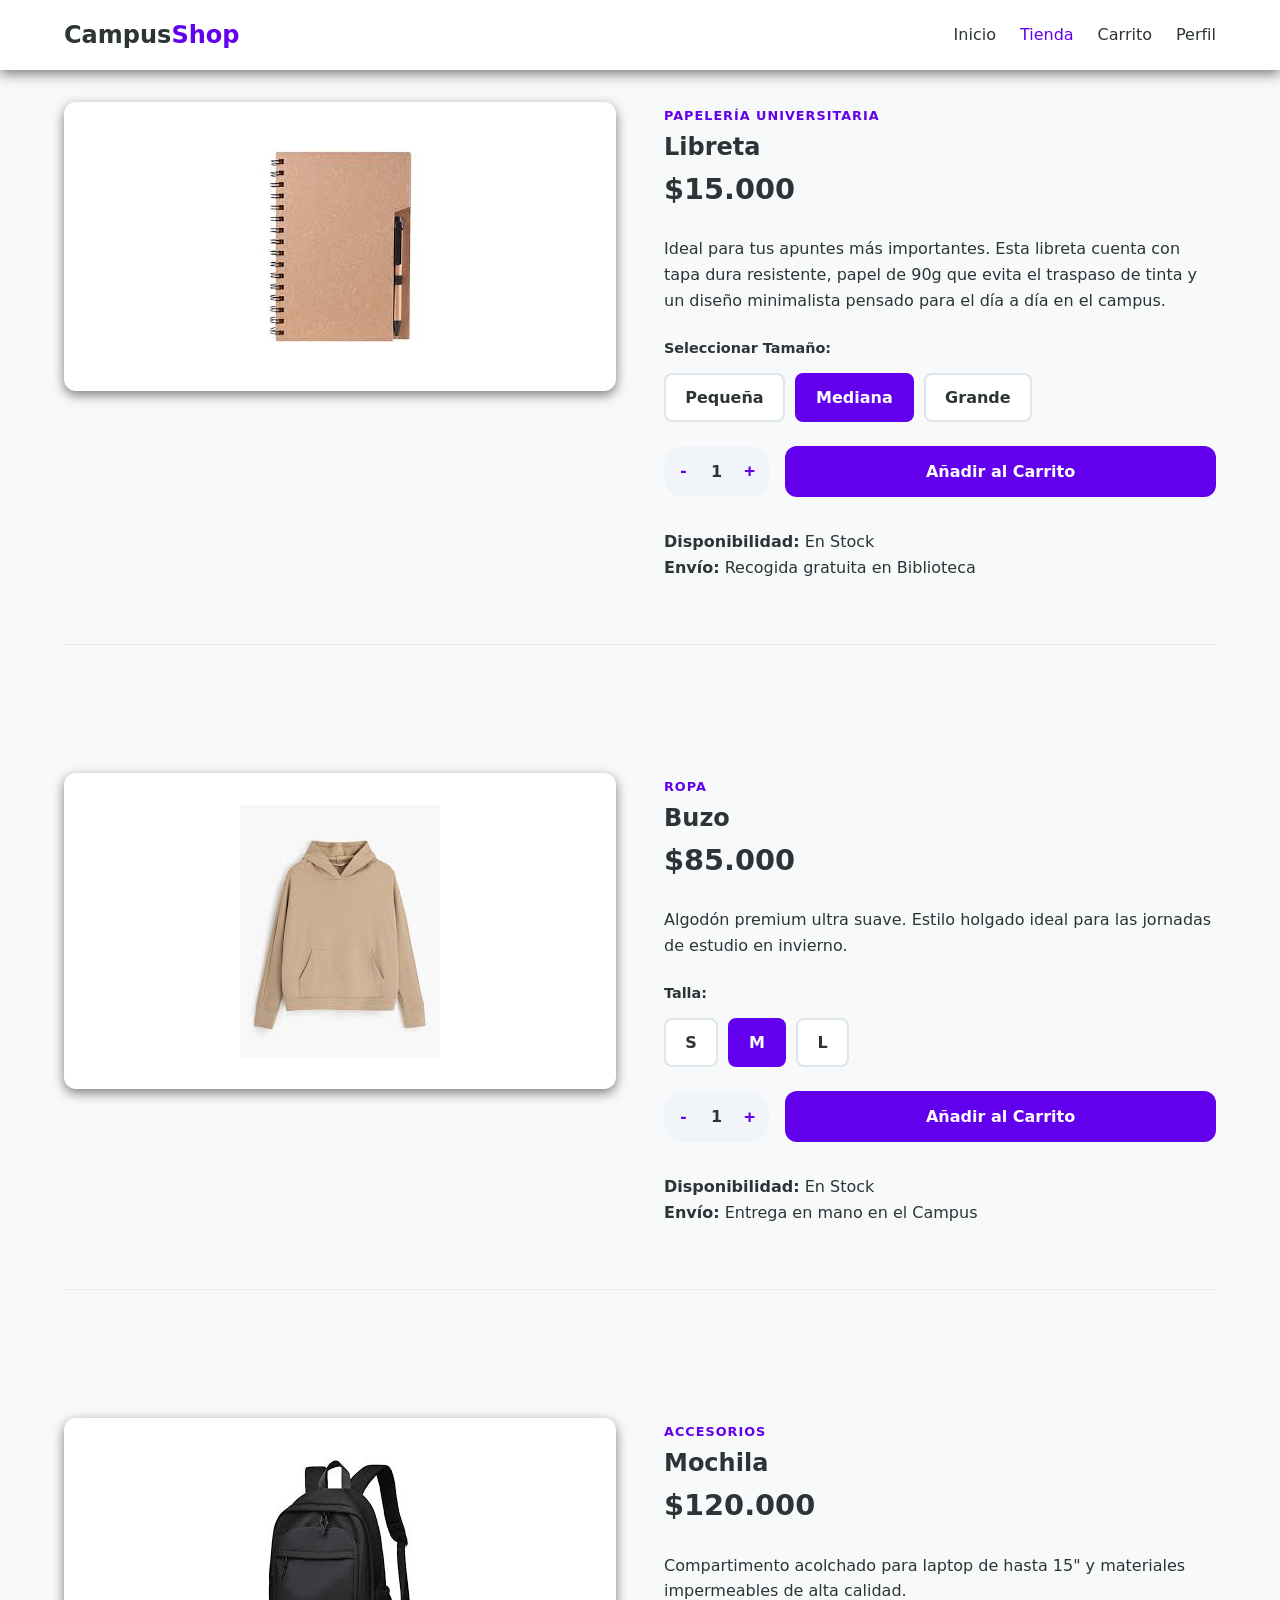
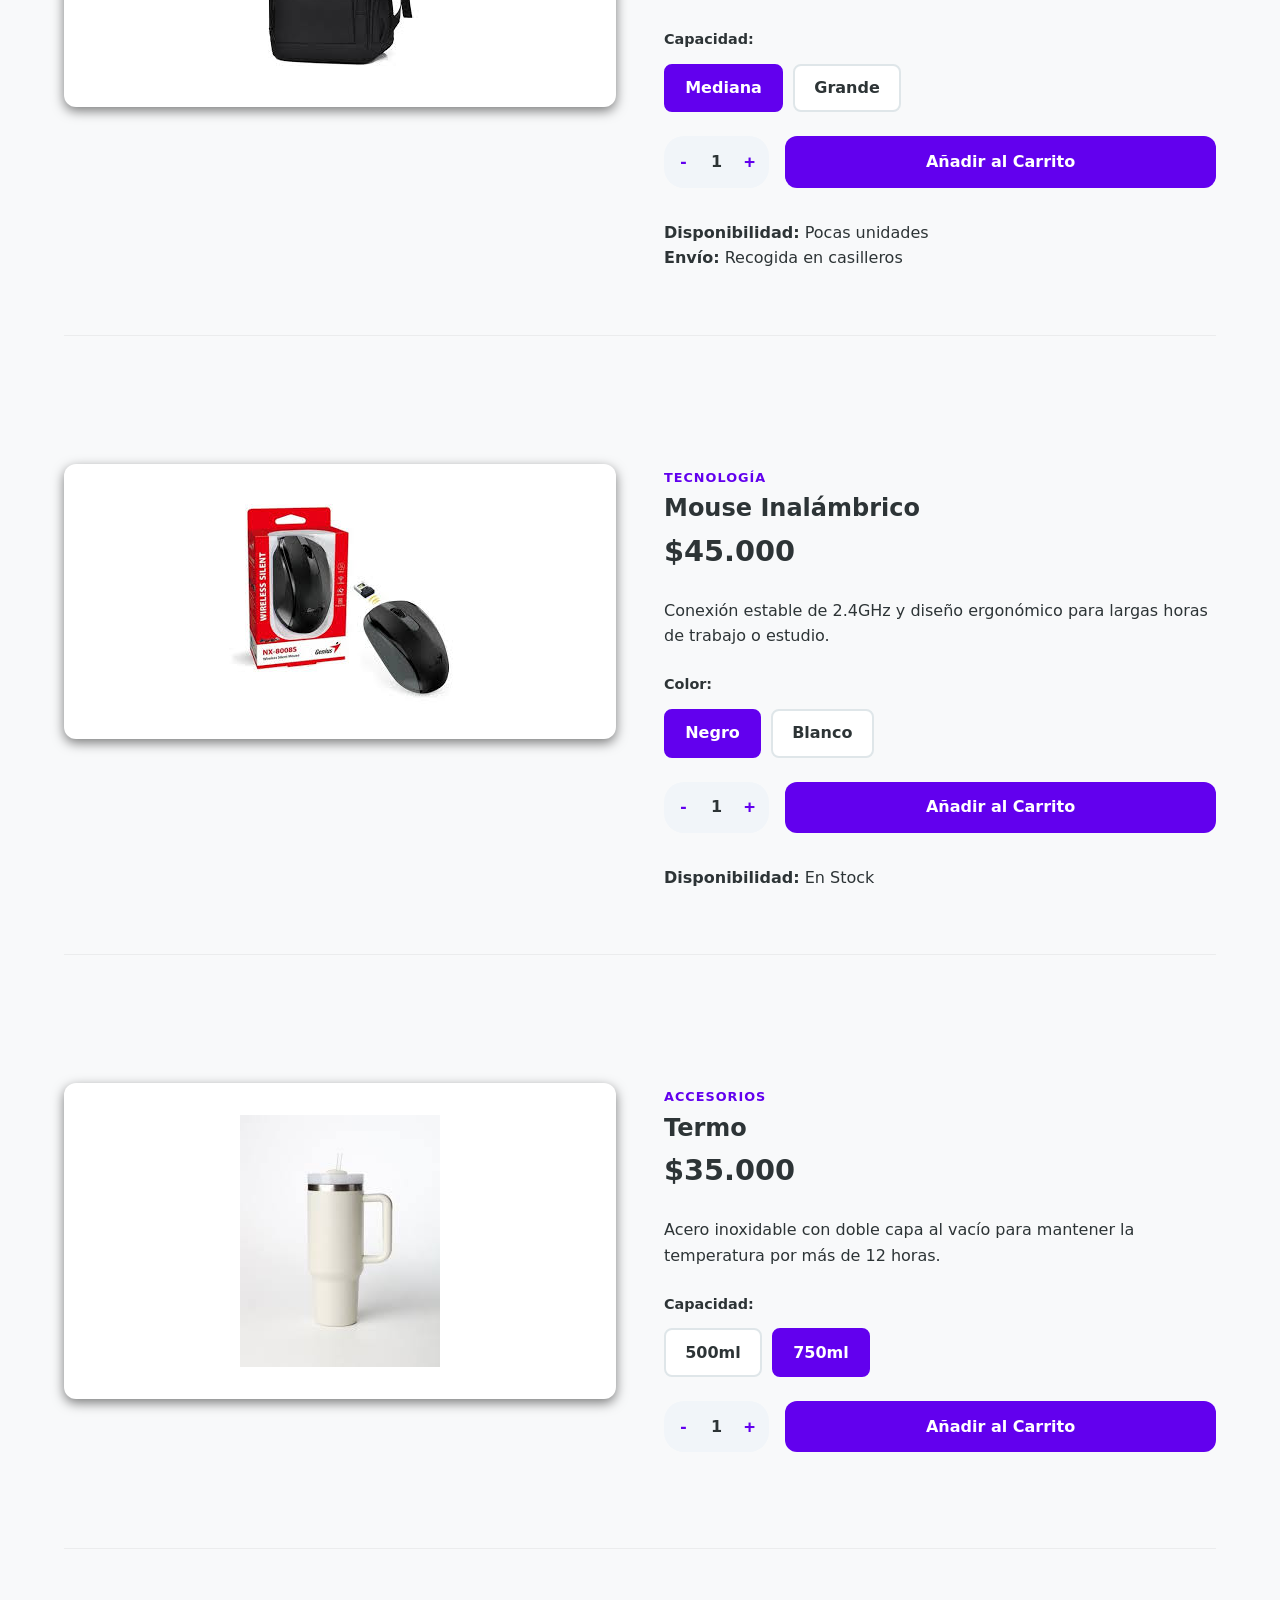
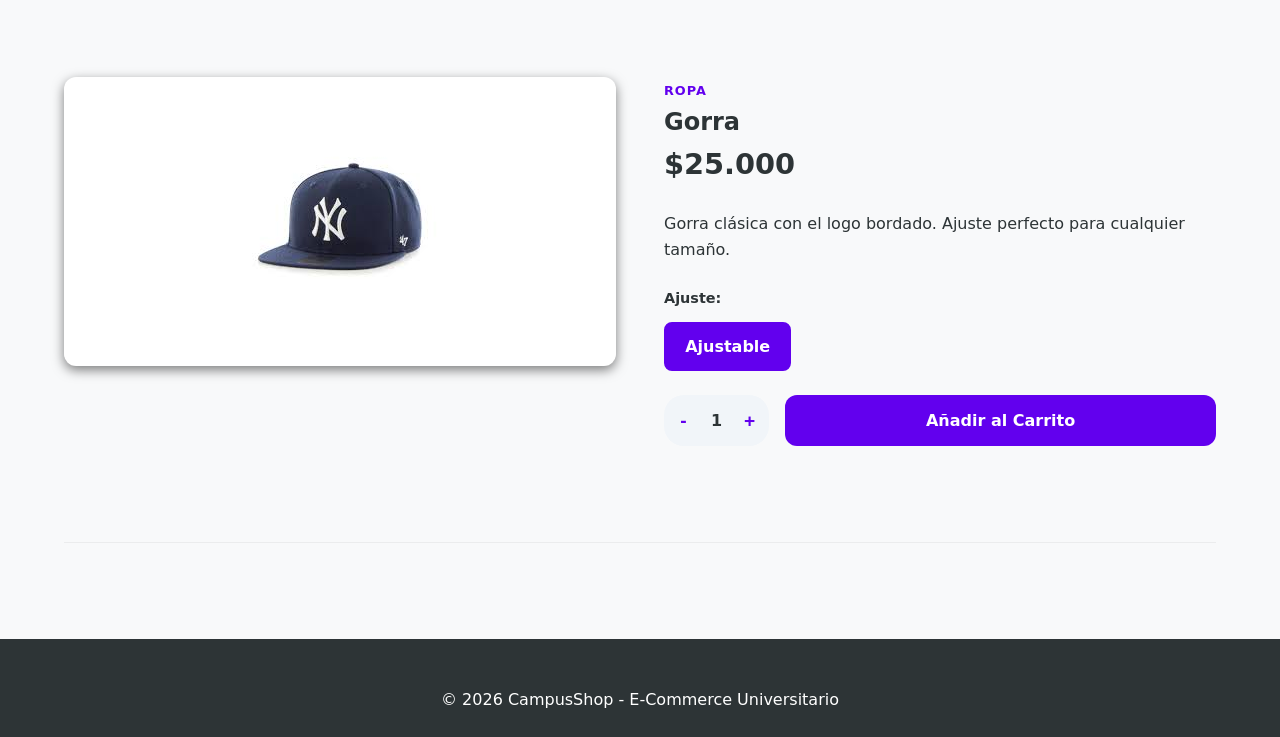
<file: producto.html>
<!DOCTYPE html>
<html lang="es">
<head>
    <meta charset="UTF-8">
    <meta name="viewport" content="width=device-width, initial-scale=1.0">
    <title>CampusShop | Productos</title>
    <link rel="stylesheet" href="css/base.css">
    <link rel="stylesheet" href="css/layout.css">
    <link rel="stylesheet" href="css/components.css">
    <link rel="stylesheet" href="css/responsive.css">
</head>
<body>
    <header class="main-header">
        <nav class="container">
            <div class="logo"><a href="index.html">Campus<span>Shop</span></a></div>
            <ul class="nav-menu">
                <li><a href="index.html">Inicio</a></li>
                <li><a href="catalogo.html" class="active">Tienda</a></li>
                <li><a href="carrito.html">Carrito</a></li>
                <li><a href="perfil.html">Perfil</a></li>
            </ul>
        </nav>
    </header>

    <main class="container">
        
        <section id="libreta" class="product-detail-view product-section-divider">
            <div class="product-visual">
                <div class="main-image-card"><img src="img/Libreta_Camper.jpg" alt="Libreta Campus Premium"></div>
            </div>
            <div class="product-info-panel">
                <span class="category-tag">Papelería Universitaria</span>
                <h1>Libreta</h1>
                <p class="product-price">$15.000</p>
                
                <p class="product-description">Ideal para tus apuntes más importantes. Esta libreta cuenta con tapa dura resistente, papel de 90g que evita el traspaso de tinta y un diseño minimalista pensado para el día a día en el campus.</p>

                <div class="product-variants">
                    <span class="variant-label">Seleccionar Tamaño:</span>
                    <div class="variant-options">
                        <input type="radio" name="size-libreta" id="lib-p"><label for="lib-p" class="variant-btn">Pequeña</label>
                        <input type="radio" name="size-libreta" id="lib-m" checked><label for="lib-m" class="variant-btn">Mediana</label>
                        <input type="radio" name="size-libreta" id="lib-g"><label for="lib-g" class="variant-btn">Grande</label>
                    </div>
                </div>

                <div class="purchase-actions">
                    <div class="quantity-selector">
                        <button class="btn-qty" type="button">-</button>
                        <span class="qty-number">1</span>
                        <button class="btn-qty" type="button">+</button>
                    </div>
                    <a href="carrito.html" class="btn-primary">Añadir al Carrito</a>
                </div>
                <div class="product-meta">
                    <p><strong>Disponibilidad:</strong> En Stock</p>
                    <p><strong>Envío:</strong> Recogida gratuita en Biblioteca</p>
                </div>
            </div>
        </section>

        <section id="buzo" class="product-detail-view product-section-divider">
            <div class="product-visual">
                <div class="main-image-card"><img src="img/Buzo.jpg" alt="Buzo"></div>
            </div>
            <div class="product-info-panel">
                <span class="category-tag">Ropa</span>
                <h1>Buzo</h1>
                <p class="product-price">$85.000</p>
                
                <p class="product-description">Algodón premium ultra suave. Estilo holgado ideal para las jornadas de estudio en invierno.</p>

                <div class="product-variants">
                    <span class="variant-label">Talla:</span>
                    <div class="variant-options">
                        <input type="radio" name="talla-buzo" id="b-s"><label for="b-s" class="variant-btn">S</label>
                        <input type="radio" name="talla-buzo" id="b-m" checked><label for="b-m" class="variant-btn">M</label>
                        <input type="radio" name="talla-buzo" id="b-l"><label for="b-l" class="variant-btn">L</label>
                    </div>
                </div>

                <div class="purchase-actions">
                    <div class="quantity-selector">
                        <button class="btn-qty">-</button><span class="qty-number">1</span><button class="btn-qty">+</button>
                    </div>
                    <a href="carrito.html" class="btn-primary">Añadir al Carrito</a>
                </div>
                <div class="product-meta">
                    <p><strong>Disponibilidad:</strong> En Stock</p>
                    <p><strong>Envío:</strong> Entrega en mano en el Campus</p>
                </div>
            </div>
        </section>

        <section id="mochila" class="product-detail-view product-section-divider">
            <div class="product-visual">
                <div class="main-image-card"><img src="img/Mochila.jpg" alt="Mochila"></div>
            </div>
            <div class="product-info-panel">
                <span class="category-tag">Accesorios</span>
                <h1>Mochila</h1>
                <p class="product-price">$120.000</p>
                
                <p class="product-description">Compartimento acolchado para laptop de hasta 15" y materiales impermeables de alta calidad.</p>

                <div class="product-variants">
                    <span class="variant-label">Capacidad:</span>
                    <div class="variant-options">
                        <input type="radio" name="cap-mochila" id="m-20" checked><label for="m-20" class="variant-btn">Mediana</label>
                        <input type="radio" name="cap-mochila" id="m-30"><label for="m-30" class="variant-btn">Grande</label>
                    </div>
                </div>

                <div class="purchase-actions">
                    <div class="quantity-selector">
                        <button class="btn-qty">-</button><span class="qty-number">1</span><button class="btn-qty">+</button>
                    </div>
                    <a href="carrito.html" class="btn-primary">Añadir al Carrito</a>
                </div>
                <div class="product-meta">
                    <p><strong>Disponibilidad:</strong> Pocas unidades</p>
                    <p><strong>Envío:</strong> Recogida en casilleros</p>
                </div>
            </div>
        </section>

        <section id="mouse" class="product-detail-view product-section-divider">
            <div class="product-visual">
                <div class="main-image-card"><img src="img/Mouse.jpg " alt="Mouse"></div>
            </div>
            <div class="product-info-panel">
                <span class="category-tag">Tecnología</span>
                <h1>Mouse Inalámbrico</h1>
                <p class="product-price">$45.000</p>
                
                <p class="product-description">Conexión estable de 2.4GHz y diseño ergonómico para largas horas de trabajo o estudio.</p>

                <div class="product-variants">
                    <span class="variant-label">Color:</span>
                    <div class="variant-options">
                        <input type="radio" name="color-mouse" id="mouse-black" checked><label for="mouse-black" class="variant-btn">Negro</label>
                        <input type="radio" name="color-mouse" id="mouse-white"><label for="mouse-white" class="variant-btn">Blanco</label>
                    </div>
                </div>

                <div class="purchase-actions">
                    <div class="quantity-selector">
                        <button class="btn-qty">-</button><span class="qty-number">1</span><button class="btn-qty">+</button>
                    </div>
                    <a href="carrito.html" class="btn-primary">Añadir al Carrito</a>
                </div>
                <div class="product-meta">
                    <p><strong>Disponibilidad:</strong> En Stock</p>
                </div>
            </div>
        </section>

        <section id="termo" class="product-detail-view product-section-divider">
            <div class="product-visual">
                <div class="main-image-card"><img src="img/Termo.jpg" alt="Termo"></div>
            </div>
            <div class="product-info-panel">
                <span class="category-tag">Accesorios</span>
                <h1>Termo</h1>
                <p class="product-price">$35.000</p>
                
                <p class="product-description">Acero inoxidable con doble capa al vacío para mantener la temperatura por más de 12 horas.</p>

                <div class="product-variants">
                    <span class="variant-label">Capacidad:</span>
                    <div class="variant-options">
                        <input type="radio" name="size-termo" id="t-500"><label for="t-500" class="variant-btn">500ml</label>
                        <input type="radio" name="size-termo" id="t-750" checked><label for="t-750" class="variant-btn">750ml</label>
                    </div>
                </div>

                <div class="purchase-actions">
                    <div class="quantity-selector">
                        <button class="btn-qty">-</button><span class="qty-number">1</span><button class="btn-qty">+</button>
                    </div>
                    <a href="carrito.html" class="btn-primary">Añadir al Carrito</a>
                </div>
            </div>
        </section>

        <section id="gorra" class="product-detail-view product-section-divider">
            <div class="product-visual">
                <div class="main-image-card"><img src="img/Gorra.jpg" alt="Gorra"></div>
            </div>
            <div class="product-info-panel">
                <span class="category-tag">Ropa</span>
                <h1>Gorra</h1>
                <p class="product-price">$25.000</p>
                
                <p class="product-description">Gorra clásica con el logo bordado. Ajuste perfecto para cualquier tamaño.</p>

                <div class="product-variants">
                    <span class="variant-label">Ajuste:</span>
                    <div class="variant-options">
                        <input type="radio" name="ajuste-gorra" id="g-ajust" checked><label for="g-ajust" class="variant-btn">Ajustable</label>
                    </div>
                </div>

                <div class="purchase-actions">
                    <div class="quantity-selector">
                        <button class="btn-qty">-</button><span class="qty-number">1</span><button class="btn-qty">+</button>
                    </div>
                    <a href="carrito.html" class="btn-primary">Añadir al Carrito</a>
                </div>
            </div>
        </section>

    </main>

    <footer class="main-footer">
        <div class="container">
            <p>&copy; 2026 CampusShop - E-Commerce Universitario</p>
        </div>
    </footer>
</body>
</html>
</file>
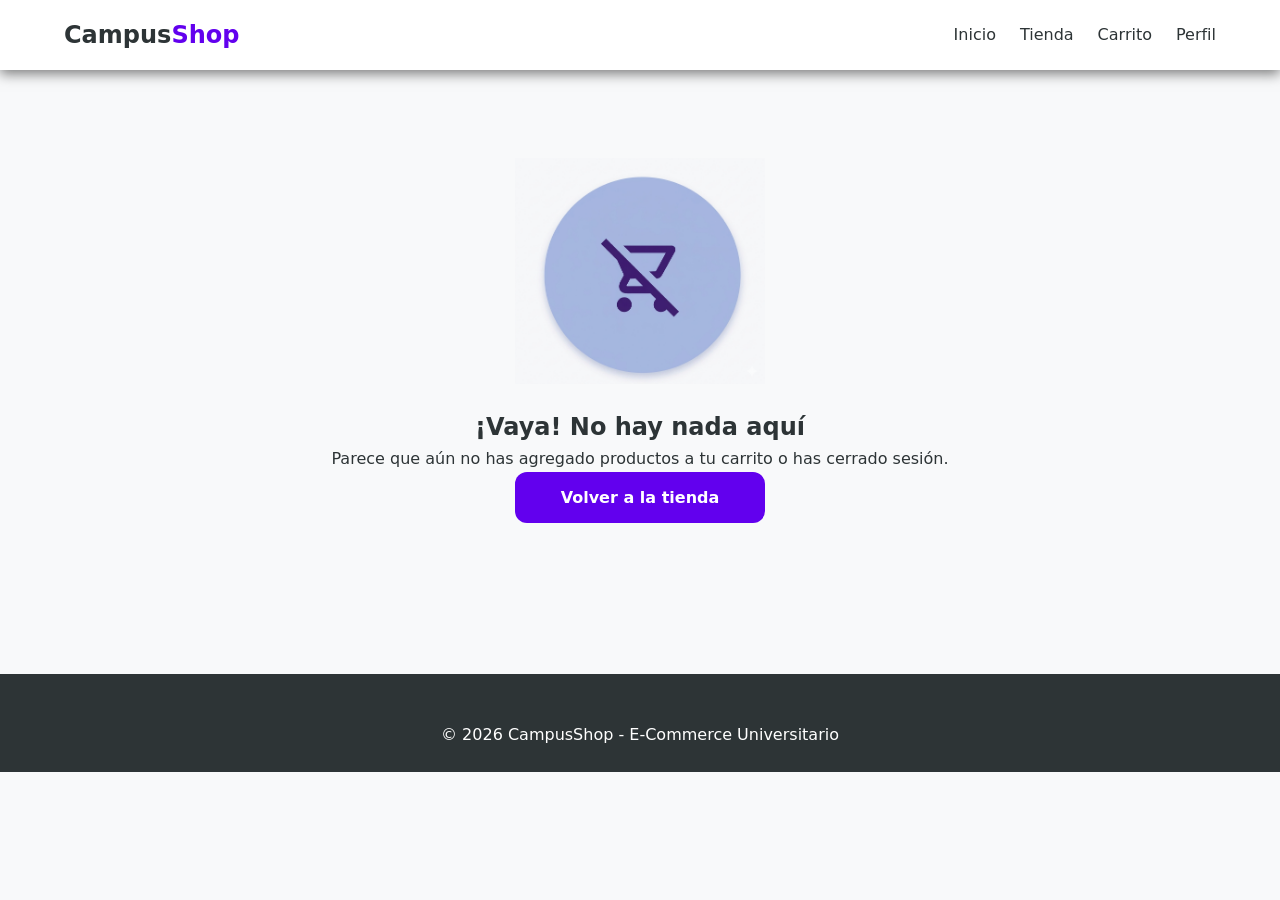
<file: vacio.html>
<!DOCTYPE html>
<html lang="es">
<head>
    <meta charset="UTF-8">
    <meta name="viewport" content="width=device-width, initial-scale=1.0">
    <title>CampusShop - Carrito Vacío</title>
    <link rel="stylesheet" href="css/base.css">
    <link rel="stylesheet" href="css/layout.css">
    <link rel="stylesheet" href="css/components.css">
    <link rel="stylesheet" href="css/responsive.css">
</head>
<body>
    <header class="main-header">
        <nav class="container">
            <div class="logo"><a href="index.html">Campus<span>Shop</span></a></div>
            <ul class="nav-menu">
                <li><a href="index.html">Inicio</a></li>
                <li><a href="catalogo.html">Tienda</a></li>
                <li><a href="carrito.html">Carrito</a></li>
                <li><a href="perfil.html">Perfil</a></li>
            </ul>
        </nav>
    </header>

    <main class="container empty-state">
        <div class="bin-avatar-container">
        <img src="img/Bin.png" alt="Carrito Vacío">
        </div>
        
        <h2>¡Vaya! No hay nada aquí</h2>
        <p>Parece que aún no has agregado productos a tu carrito o has cerrado sesión.</p>
        
        <a href="catalogo.html" class="btn-primary" style="max-width: 250px;">Volver a la tienda</a>
    </main>

    <footer class="main-footer">
        <div class="container">
            <p>&copy; 2026 CampusShop - E-Commerce Universitario</p>
        </div>
    </footer>
</body>
</html>
</file>
<file: css/base.css>
:root {
    /* Paleta Oficial CampusShop */
    --primary: #6200EE;
    --primary-dark: #3700B3;
    --secondary: #03DAC6;
    --bg-body: #f8f9fa;
    --bg-card: #ffffff;
    --text-main: #2d3436;
    --text-muted: #636e72;
    --error: #e74c3c;
    --shadow: 0 4px 12px rgba(0, 0, 0, 0.5  );
    --radius: 12px;
    --transition: 0.3s ease;
}
html {
    scroll-behavior: smooth;
}
* {
    margin: 0;
    padding: 0;
    box-sizing: border-box;
}

body {
    font-family: 'Inter', system-ui, -apple-system, sans-serif;
    background-color: var(--bg-body);
    color: var(--text-main);
    line-height: 1.6;
}

a {
    text-decoration: none;
    color: inherit;
}

ul {
    list-style: none;
}

img {
    max-width: 100%;
    display: block;
}

.container {
    width: 90%;
    max-width: 1200px;
    margin: 0 auto;
}
</file>
<file: css/layout.css>
/* Header */
.main-header {
    background: var(--bg-card);
    padding: 1rem 0;
    box-shadow: var(--shadow);
    position: sticky;
    top: 0;
    z-index: 1000;
}

.main-header nav {
    display: flex;
    justify-content: space-between;
    align-items: center;
}

.logo {
    font-size: 1.5rem;
    font-weight: 800;
    color: var(--text-main);
}

.logo span {
    color: var(--primary);
}

.nav-menu {
    display: flex;
    gap: 1.5rem;
}

.nav-menu a {
    font-weight: 500;
    transition: var(--transition);
}

.nav-menu a:hover, .nav-menu a.active {
    color: var(--primary);
}

/* Footer */
.main-footer {
    background: #2d3436;
    color: white;
    padding: 3rem 0 1.5rem;
    margin-top: 4rem;
    text-align: center;
}

/* Catalog & Cart Layouts */
.catalog-layout, .cart-view {
    display: grid;
    grid-template-columns: 1fr; /* Mobile First */
    gap: 2rem;
    padding: 2rem 0;
}

@media (min-width: 768px) {
    .catalog-layout {
        grid-template-columns: 250px 1fr;
    }
    .cart-view {
        grid-template-columns: 1fr 350px;
    }
}
</file>
<file: css/components.css>
/* ==========================================================================
    COMPONENTS.CSS - REORGANIZADO POR SECCIONES (CÓDIGO ÍNTEGRO)
   ========================================================================== */

/* --- 1. COMPONENTES GLOBALES --- 
   Estilos que se comparten en varias páginas (Botones y Formularios) */

.btn-primary, .btn-secondary, .btn-search {
    display: inline-block;
    padding: 0.8rem 1.5rem;
    border-radius: var(--radius);
    border: none;
    cursor: pointer;
    font-weight: 600;
    transition: var(--transition);
    text-align: center;
    text-decoration: none;
    font-family: inherit;
}

.btn-primary { 
    background: var(--primary); 
    color: white; 
    width: 100%; 
}

.btn-primary:hover { 
    background: var(--primary-dark); 
}

.btn-secondary { 
    background: var(--bg-body); 
    color: var(--primary); 
    border: 1px solid var(--primary); 
}

.btn-secondary:hover { 
    background: var(--primary); 
    color: white; 
}

input[type="text"], input[type="email"], 
input[type="tel"], input[type="search"] {
    width: 100%;
    padding: 0.8rem;
    border: 1px solid #dfe6e9;
    border-radius: var(--radius);
    margin-bottom: 1rem;
    font-family: inherit;
}

/* --- 2. HOME Y CATÁLOGO (Cards de Producto) --- */

.product-grid {
    display: grid;
    grid-template-columns: repeat(auto-fill, minmax(200px, 1fr));
    gap: 1.5rem;
}

.product-card {
    background: var(--bg-card);
    border-radius: var(--radius);
    padding: 1rem;
    box-shadow: var(--shadow);
    transition: var(--transition);
}

.product-card:hover { 
    transform: translateY(-5px); 
}

.card-image img {
    border-radius: 8px;
    margin-bottom: 1rem;
    aspect-ratio: 1/1;
    object-fit: cover;
}

/* --- 3. DETALLE DE PRODUCTO --- */

.product-detail-view {
    display: grid;
    grid-template-columns: 1fr 1fr;
    gap: 3rem;
    padding-top: 2rem;
    align-items: start;
}

.main-image-card {
    background: white;
    padding: 2rem;
    border-radius: var(--radius);
    box-shadow: var(--shadow);
    display: flex;
    justify-content: center;
}

.main-image-card img {
    max-height: 400px;
    object-fit: contain;
}

.category-tag {
    color: var(--primary);
    font-weight: 700;
    text-transform: uppercase;
    font-size: 0.8rem;
    letter-spacing: 1px;
}

.product-price {
    font-size: 1.8rem;
    font-weight: 700;
    color: var(--text-main);
    margin-bottom: 1.5rem;
}

.purchase-actions {
    display: flex;
    gap: 1rem;
    margin-bottom: 2rem;
}

/* --- ESTILOS DE VARIANTES (Tallas/Tamaños) --- */
.product-variants {
    margin-bottom: 1.5rem;
}

.variant-label {
    display: block;
    font-weight: 600;
    font-size: 0.9rem;
    margin-bottom: 0.8rem;
    color: var(--text-main);
}

.variant-options {
    display: flex;
    gap: 10px;
    flex-wrap: wrap;
}

.variant-btn {
    padding: 0.6rem 1.2rem;
    border: 2px solid #dfe6e9;
    background: white;
    border-radius: 8px;
    font-weight: 600;
    cursor: pointer;
    transition: var(--transition);
}

.variant-btn:hover {
    border-color: var(--primary);
    color: var(--primary);
}

.variant-btn.active {
    background: var(--primary);
    border-color: var(--primary);
    color: white;
}

/* --- ESTILOS DE VARIANTES INTERACTIVAS --- */
.product-section-divider {
    margin-bottom: 6rem;
    padding-bottom: 4rem;
    border-bottom: 1px solid rgba(0,0,0,0.05);
}

/* (Se repite por estructura de guía del usuario) */
.product-variants {
    margin: 1.5rem 0;
}

.variant-label {
    display: block;
    font-weight: 600;
    font-size: 0.9rem;
    margin-bottom: 0.8rem;
    color: var(--text-main);
}

.variant-options {
    display: flex;
    gap: 10px;
    flex-wrap: wrap;
}

.variant-options input[type="radio"] {
    display: none;
}

.variant-btn {
    display: inline-block;
    padding: 0.6rem 1.2rem;
    border: 2px solid #dfe6e9;
    background: white;
    border-radius: 8px;
    font-weight: 600;
    cursor: pointer;
    transition: var(--transition);
    font-family: inherit;
    user-select: none;
}

.variant-btn:hover {
    border-color: var(--primary);
    color: var(--primary);
}

.variant-options input[type="radio"]:checked + .variant-btn {
    background: var(--primary);
    border-color: var(--primary);
    color: white;
}

/* --- 4. CARRITO Y CONTROLES DE CANTIDAD --- */

.cart-item {
    display: flex;
    align-items: center;
    gap: 1rem;
    background: white;
    padding: 1rem;
    border-radius: var(--radius);
    margin-bottom: 1rem;
}

.item-controls {
    display: flex;
    align-items: center;
    gap: 1.5rem;
}

.quantity-controls, .quantity-selector {
    display: flex;
    align-items: center;
    background: #f1f5f9;
    border-radius: 20px;
    padding: 2px;
}

.btn-qty {
    background: none;
    border: none;
    width: 35px;
    height: 35px;
    cursor: pointer;
    font-size: 1.2rem;
    font-weight: bold;
    color: var(--primary);
    transition: var(--transition);
}

.btn-qty:hover {
    background: rgb(212, 211, 211);
    border-radius: 50%;
}

.qty-number {
    padding: 0 10px;
    font-weight: 600;
    min-width: 30px;
    text-align: center;
}

.btn-remove-trash {
    background: #fff5f5;
    border: 1px solid #feb2b2;
    color: var(--error);
    width: 40px;
    height: 40px;
    border-radius: 50%;
    display: flex;
    align-items: center;
    justify-content: center;
    cursor: pointer;
    transition: var(--transition);
}

.btn-remove-trash:hover {
    background: var(--error);
    color: white;
    transform: scale(1.1);
}

/* --- 5. CHECKOUT (Proceso de Pago) --- */

.checkout-layout {
    display: grid;
    grid-template-columns: 1fr 350px; 
    gap: 2rem;
    padding-top: 2rem;
    align-items: start;
}

.checkout-card {
    background: white;
    padding: 2rem;
    border-radius: var(--radius);
    box-shadow: var(--shadow);
    margin-bottom: 1.5rem;
}

.checkout-card h2 {
    font-size: 1.3rem;
    margin-bottom: 1.5rem;
    display: flex;
    align-items: center;
    gap: 10px;
}

.step-number {
    background: var(--primary);
    color: white;
    width: 28px;
    height: 28px;
    border-radius: 100%;
    display: flex;
    align-items: center;
    justify-content: center;
    font-size: 0.9rem;
}

.form-grid {
    display: grid;
    grid-template-columns: 1fr 1fr;
    gap: 1rem;
}

.full-width { grid-column: span 2; }

.form-group label {
    display: block;
    margin-bottom: 0.5rem;
    font-size: 0.9rem;
    font-weight: 600;
}

.payment-selection {
    display: grid;
    gap: 1rem;
}

.payment-option {
    border: 2px solid #eee;
    padding: 1rem;
    border-radius: var(--radius);
    cursor: pointer;
    transition: var(--transition);
    display: flex;
    align-items: center;
    gap: 15px;
}

.payment-option:has(input:checked) {
    border-color: var(--primary);
    background: #f8f7ff;
}

.option-content {
    display: flex;
    align-items: center;
    gap: 10px;
    font-weight: 500;
}

.checkout-summary {
    position: sticky;
    top: 100px;
}

.summary-total-lines .line {
    display: flex;
    justify-content: space-between;
    margin-bottom: 0.8rem;
}

.grand-total {
    font-size: 1.2rem;
    font-weight: 800;
    margin-top: 1rem;
    color: var(--text-main);
}

.btn-back-link {
    display: block;
    text-align: center;
    margin-top: 1rem;
    font-size: 0.9rem;
    color: var(--text-muted);
}

/* --- 6. PERFIL DE USUARIO e HISTORIAL --- */

.profile-header-box {
    text-align: center;
    padding: 2.5rem 0;
    margin-bottom: 1rem;
}

.profile-avatar-container {
    width: 250px; 
    height: 250px;
    margin: 0 auto 1rem;
    border-radius: 50%;
    border: 4px solid var(--primary);
    overflow: hidden;
    background-color: #f1f5f9;
}

.profile-avatar-container img {
    width: 100%;
    height: 100%;
    object-fit: cover;
}

.profile-name-text {
    font-size: 1.6rem;
    color: var(--text-main);
    margin-bottom: 0.2rem;
    font-weight: 700;
}

.profile-email-text {
    color: var(--text-muted);
    font-size: 0.95rem;
}

.profile-actions-grid {
    display: grid;
    grid-template-columns: repeat(2, 1fr);
    gap: 1.2rem;
    margin-bottom: 3rem;
}

.profile-action-card {
    background: var(--bg-card);
    padding: 1.8rem 1rem;
    border-radius: var(--radius);
    text-align: center;
    box-shadow: var(--shadow);
    border: 1px solid transparent;
    transition: var(--transition);
    text-decoration: none;
    display: block;
}

.profile-action-card:hover {
    transform: translateY(-4px);
    border-color: var(--primary);
}

.action-icon {
    font-size: 2.2rem;
    display: block;
    margin-bottom: 0.8rem;
}

.action-logout:hover {
    border-color: var(--error);
    background-color: #fffafa;
}

.order-card {
    background: var(--bg-card);
    border-radius: var(--radius);
    padding: 1.5rem;
    box-shadow: var(--shadow);
    display: grid;
    grid-template-columns: 1fr auto auto auto;
    align-items: center;
    gap: 1.5rem;
    transition: var(--transition);
}

.status-delivered { background: #e6fffa; color: #2c7a7b; }
.status-pending { background: #fffaf0; color: #9c4221; }

/* --- 7. ESTADOS VACÍOS Y RESPONSIVE --- */

.empty-state {
    display: flex;
    flex-direction: column;
    align-items: center;
    justify-content: center;
    text-align: center;
    min-height: 60vh;
    padding: 2rem;
}

.bin-avatar-container {
    width: 250px;
    margin-bottom: 1.5rem;
}

@media (max-width: 900px) {
    .checkout-layout {
        grid-template-columns: 1fr;
    }
    .form-grid {
        grid-template-columns: 1fr;
    }
    .full-width { grid-column: span 1; }
}

@media (max-width: 768px) {
    .product-detail-view, .order-card {
        grid-template-columns: 1fr;
        text-align: center;
    }
    .profile-actions-grid {
        grid-template-columns: 1fr;
    }
}

/* --- 8. Iconos favoritos --- */

.btn-fav {
    background: #fff5f5;
    border: 3px solid #feb2b2;
    color: var(--error);
    width: 40px;
    height: 40px;
    border-radius: 50%;
    display: flex;
    align-items: center;
    justify-content: center;
    cursor: pointer;
    transition: var(--transition);
}

.btn-fav:hover {
    background: var(--error);
    color: white;
    transform: scale(1.1);
}
.btn-elim {
    background: #fff5f5;
    border: 3px solid #feb2b2;
    color: var(--error);
    margin-left:auto;
    width: 40px;
    height: 40px;
    border-radius: 50%;
    display: flex;
    align-items:center;
    justify-content:center;
    cursor: pointer;
    transition: var(--transition);
}

.btn-elim:hover {
    background: var(--error);
    color: white;
    transform: scale(1.1);
}

.btn-fav2 {
    background: #fff5f5;
    border: 3px solid #feb2b2;
    color: var(--error);
    margin-left: auto;
    width: 40px;
    height: 40px;
    border-radius: 50%;
    display: flex;
    align-items: center;
    justify-content: center;
    cursor: pointer;
    transition: var(--transition);
}

.btn-fav2:hover {
    background: var(--error);
    color: white;
    transform: scale(1.1);
}
</file>
<file: css/responsive.css>
/* Ajustes para móviles */
@media (max-width: 600px) {
    .nav-menu {
        position: fixed;
        bottom: 0;
        left: 0;
        width: 100%;
        background: white;
        padding: 1rem;
        justify-content: space-around;
        box-shadow: 0 -2px 10px rgba(0,0,0,0.1);
    }
    
    .logo { width: 100%; text-align: center; }
    
    .category-grid {
        display: grid;
        grid-template-columns: repeat(2, 1fr);
        gap: 10px;
    }
}

/* Categorías en Home */
.category-grid {
    display: flex;
    gap: 1rem;
    overflow-x: auto;
    padding: 1rem 0;
}

.category-item {
    min-width: 100px;
    background: white;
    padding: 1rem;
    text-align: center;
    border-radius: var(--radius);
    box-shadow: var(--shadow);
}
/* Categorías en Home */
.category-grid {
    display: flex;
    gap: 1rem;
    overflow-x: auto;
    padding: 1rem 0;
}

.category-item {
    min-width: 120px;
    background: white;
    padding: 1.5rem 1rem;
    text-align: center;
    border-radius: var(--radius);
    box-shadow: var(--shadow);
    display: flex;
    align-items: center;
    justify-content: center;
    transition: var(--transition);
}

.category-item:hover {
    transform: translateY(-3px);
    border: 1px solid var(--primary);
}

.category-item span {
    font-weight: 600;
    color: var(--text-main);
}
</file>
